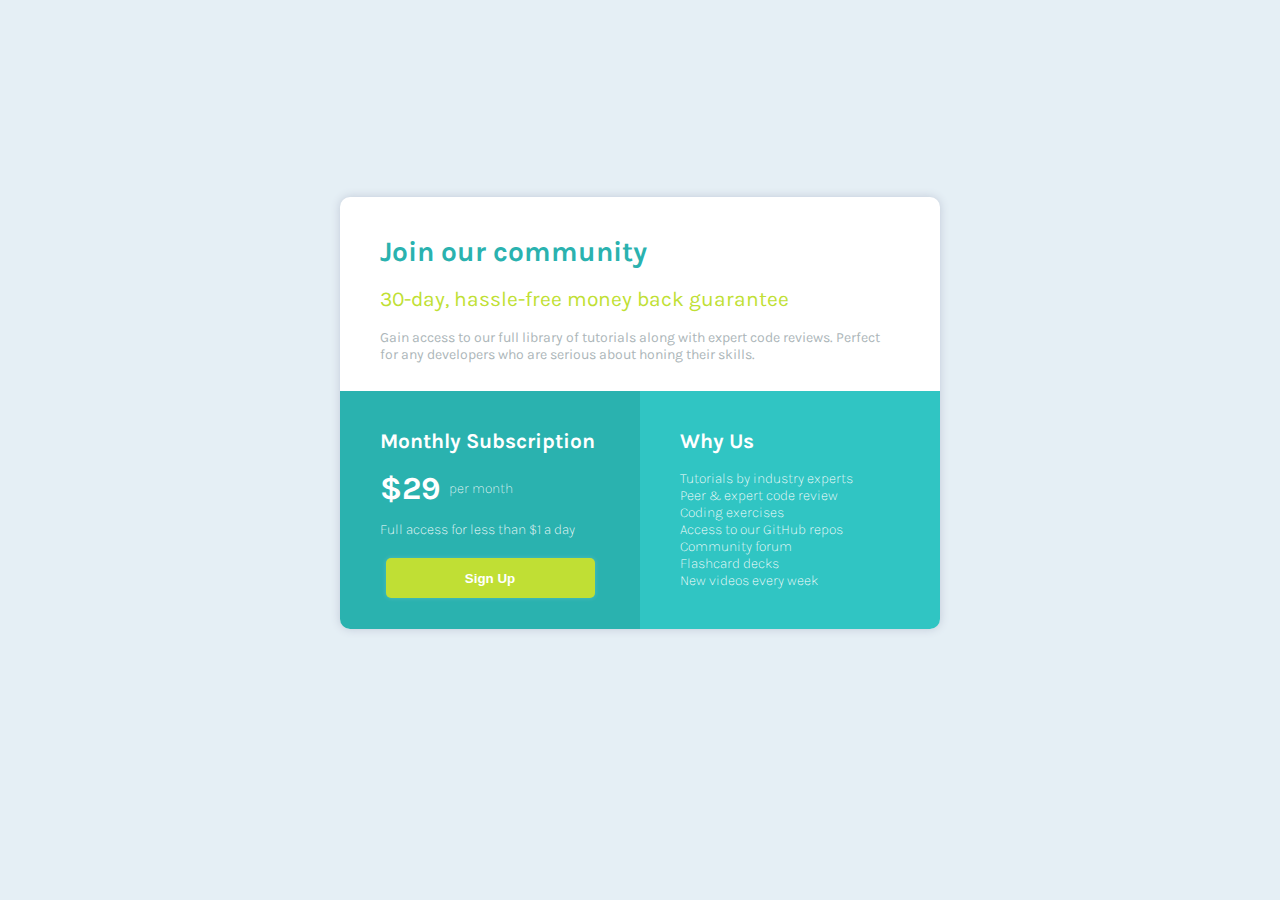
<file: single-price-grid-component/index.html>
<!DOCTYPE html>
<html lang="en">
    <head>
        <meta charset="UTF-8" />
        <meta name="viewport" content="width=device-width, initial-scale=1.0" />
        <!-- displays site properly based on user's device -->

        <link
            rel="icon"
            type="image/png"
            sizes="32x32"
            href="./images/favicon-32x32.png"
        />

        <title>Frontend Mentor | Single Price Grid Component</title>

        <!-- Feel free to remove these styles or customise in your own stylesheet 👍 -->
        <style>
            .attribution {
                font-size: 11px;
                text-align: center;
            }
            .attribution a {
                color: hsl(228, 45%, 44%);
            }
        </style>
        <link rel="preconnect" href="https://fonts.googleapis.com" />
        <link rel="preconnect" href="https://fonts.gstatic.com" crossorigin />
        <link
            href="https://fonts.googleapis.com/css2?family=Karla:wght@200;400;700&display=swap"
            rel="stylesheet"
        />
        <link rel="stylesheet" href="style.css" />
    </head>
    <body>
        <main class="shadow">
            <div class="row1 grid">
                <h1>Join our community</h1>
                <h2>30-day, hassle-free money back guarantee</h2>
                Gain access to our full library of tutorials along with expert
                code reviews. Perfect for any developers who are serious about
                honing their skills.
            </div>
            <div class="row2 col1 grid">
                <h2>Monthly Subscription</h2>
                <div class="pricetag">
                    <span class="price">&dollar;29 </span>
                    <span class="pm">per month</span>
                </div>
                <p>Full access for less than &dollar;1 a day</p>
                <button class="shadow">Sign Up</button>
            </div>
            <div class="row2 col2 grid">
                <h2>Why Us</h2>
                <p>
                    Tutorials by industry experts<br />
                    Peer &amp; expert code review<br />
                    Coding exercises<br />
                    Access to our GitHub repos<br />
                    Community forum<br />
                    Flashcard decks<br />
                    New videos every week
                </p>
            </div>
        </main>
        <!-- <footer>
            <p class="attribution">
                Challenge by
                <a
                    href="https://www.frontendmentor.io?ref=challenge"
                    target="_blank"
                    >Frontend Mentor</a
                >. Coded by <a href="#">chuan</a>.
            </p>
        </footer> -->
    </body>
</html>
</file>
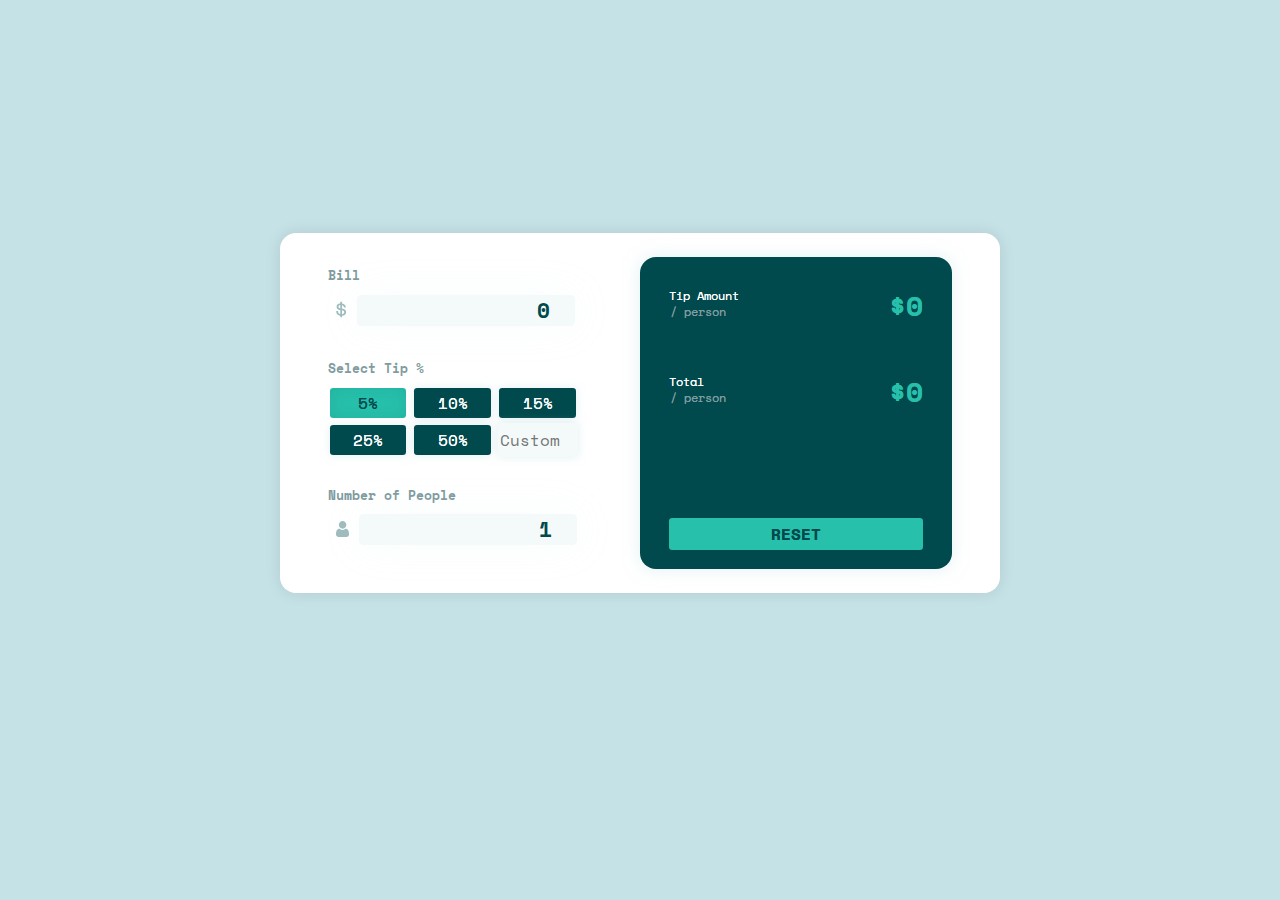
<file: tip-calculator-app/index.html>
<!DOCTYPE html>
<html lang="en">
    <head>
        <meta charset="UTF-8" />
        <meta name="viewport" content="width=device-width, initial-scale=1.0" />
        <!-- displays site properly based on user's device -->

        <link
            rel="icon"
            type="image/png"
            sizes="32x32"
            href="./images/favicon-32x32.png"
        />

        <title>Frontend Mentor | Tip calculator app</title>

        <!-- Feel free to remove these styles or customise in your own stylesheet 👍 -->
        <style>
            .attribution {
                font-size: 11px;
                text-align: center;
            }
            .attribution a {
                color: hsl(228, 45%, 44%);
            }
        </style>
        <link rel="preconnect" href="https://fonts.googleapis.com" />
        <link rel="preconnect" href="https://fonts.gstatic.com" crossorigin />
        <link
            href="https://fonts.googleapis.com/css2?family=Space+Mono:wght@400;700&display=swap"
            rel="stylesheet"
        />
        <link rel="stylesheet" href="style.css" />
    </head>
    <body>
        <main>
            <div class="calc">
                <div class="bill">
                    <h1>Bill</h1>
                    <embed src="./images/icon-dollar.svg" type="" />
                    <input type="number" class="billInput" min="0" value="0" />
                </div>
                <div class="ratio">
                    <h1>Select Tip %</h1>
                    <div class="btns">
                        <button class="btn activated">5%</button>
                        <button class="btn">10%</button>
                        <button class="btn">15%</button>
                        <button class="btn">25%</button>
                        <button class="btn">50%</button>
                        <input
                            type="number"
                            placeholder="Custom"
                            class="customRatio"
                            min="0"
                            max="100"
                        />
                    </div>
                </div>
                <div class="ppl">
                    <h1>Number of People</h1>
                    <embed src="./images/icon-person.svg" type="" />
                    <input type="number" class="pplInput" min="1" value="1" />
                </div>
            </div>
            <div class="result">
                <div class="display">
                    <h1>Tip Amount</h1>
                    <h2>/ person</h2>
                    <p class="tipperperson">$0</p>
                </div>
                <div class="display">
                    <h1>Total</h1>
                    <h2>/ person</h2>
                    <p class="totalperperson">$0</p>
                </div>
                <button class="reset">RESET</button>
            </div>
        </main>
        <!-- <div class="attribution">
            Challenge by
            <a
                href="https://www.frontendmentor.io?ref=challenge"
                target="_blank"
                >Frontend Mentor</a
            >. Coded by <a href="#">Your Name Here</a>.
        </div> -->
        <script src="script.js" async defer></script>
    </body>
</html>
</file>
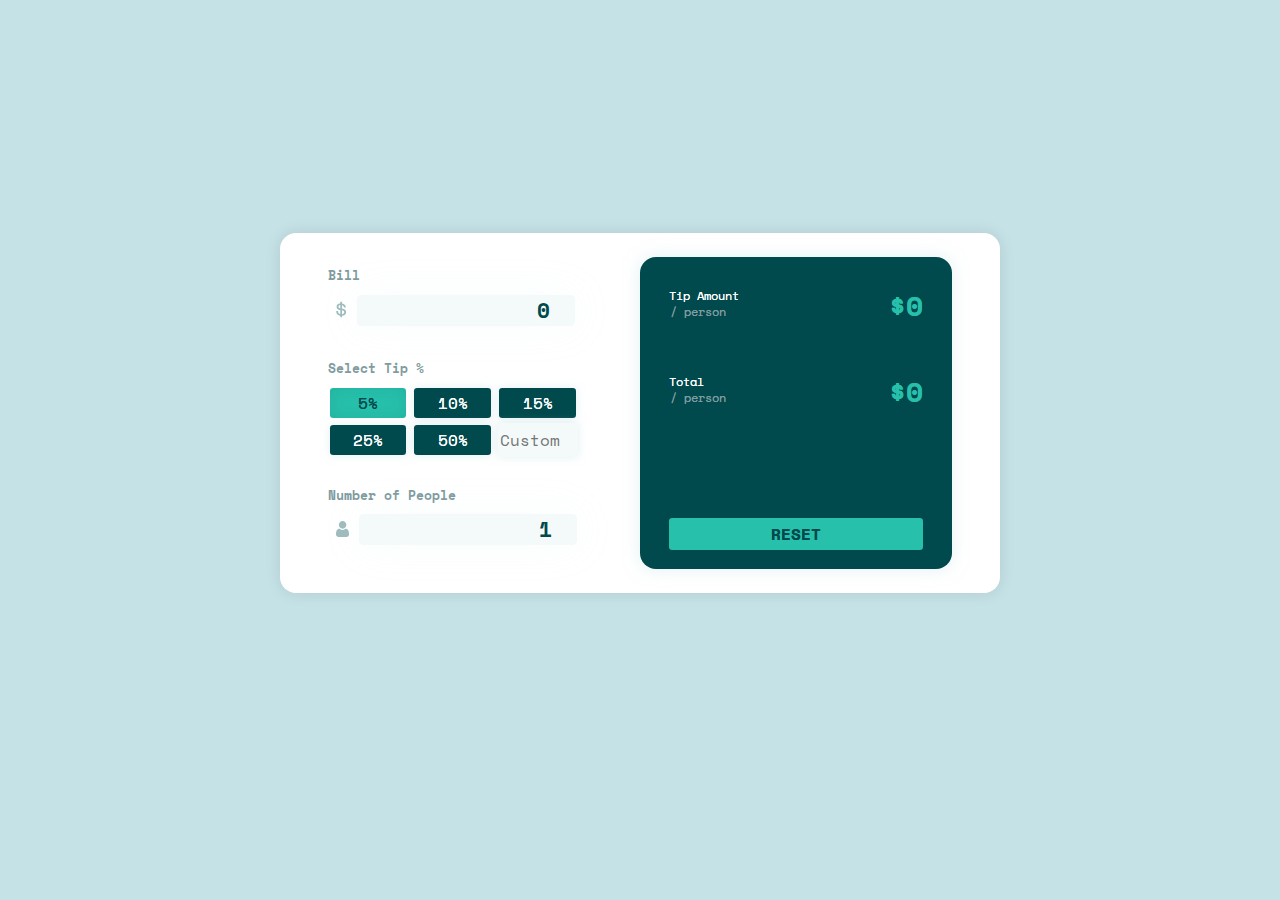
<file: tip-calculator-app/index-inputbox.html>
<!DOCTYPE html>
<html lang="en">
    <head>
        <meta charset="UTF-8" />
        <meta name="viewport" content="width=device-width, initial-scale=1.0" />
        <!-- displays site properly based on user's device -->

        <link
            rel="icon"
            type="image/png"
            sizes="32x32"
            href="./images/favicon-32x32.png"
        />

        <title>Frontend Mentor | Tip calculator app</title>

        <!-- Feel free to remove these styles or customise in your own stylesheet 👍 -->
        <style>
            .attribution {
                font-size: 11px;
                text-align: center;
            }
            .attribution a {
                color: hsl(228, 45%, 44%);
            }
        </style>
        <link rel="preconnect" href="https://fonts.googleapis.com" />
        <link rel="preconnect" href="https://fonts.gstatic.com" crossorigin />
        <link
            href="https://fonts.googleapis.com/css2?family=Space+Mono:wght@400;700&display=swap"
            rel="stylesheet"
        />
        <link rel="stylesheet" href="style.css" />
    </head>
    <body>
        <main>
            <div class="calc">
                <div class="bill">
                    <h1>Bill</h1>
                    <div class="inputbox">
                        <embed src="./images/icon-dollar.svg" type="" />
                        <input
                            type="number"
                            class="billInput"
                            min="0"
                            value="0"
                        />
                    </div>
                </div>
                <div class="ratio">
                    <h1>Select Tip %</h1>
                    <div class="btns">
                        <button class="btn activated">5%</button>
                        <button class="btn">10%</button>
                        <button class="btn">15%</button>
                        <button class="btn">25%</button>
                        <button class="btn">50%</button>
                        <input
                            type="number"
                            placeholder="Custom"
                            class="customRatio"
                            min="0"
                            max="100"
                        />
                    </div>
                </div>
                <div class="ppl">
                    <h1>Number of People</h1>
                    <div class="inputbox">
                        <embed src="./images/icon-person.svg" type="" />
                        <input
                            type="number"
                            class="pplInput"
                            min="1"
                            value="1"
                        />
                    </div>
                </div>
            </div>
            <div class="result">
                <div class="display">
                    <h1>Tip Amount</h1>
                    <h2>/ person</h2>
                    <p class="tipperperson">$0</p>
                </div>
                <div class="display">
                    <h1>Total</h1>
                    <h2>/ person</h2>
                    <p class="totalperperson">$0</p>
                </div>
                <button class="reset">RESET</button>
            </div>
        </main>
        <!-- <div class="attribution">
            Challenge by
            <a
                href="https://www.frontendmentor.io?ref=challenge"
                target="_blank"
                >Frontend Mentor</a
            >. Coded by <a href="#">Your Name Here</a>.
        </div> -->
        <script src="script.js" async defer></script>
    </body>
</html>
</file>
<file: single-price-grid-component/style.css>
html {
    box-sizing: border-box;
    font-family: "Karla", sans-serif;
}

body {
    display: flex;
    align-items: center;
    justify-content: center;
    height: 90vh;
    background-color: hsl(204, 43%, 93%);
    font-size: 14px;
    font-weight: 400;
}

main {
    background-color: white;
    border-radius: 10px;
    width: 600px;
    height: auto;
    /* display grid */
    display: grid;
    grid-template-columns: 50% 50%;
    grid-template-rows: 45% 55%;
}

/* grid */

.grid.row1 {
    grid-column: 1/3;
    padding-bottom: auto;
}

.row2.col1 {
    background-color: hsl(179, 62%, 43%);
    color: white;
    border-bottom-left-radius: 10px;
}
.row2.col2 {
    background-color: hsl(179, 61%, 48%);
    color: white;
    border-bottom-right-radius: 10px;
}

.grid {
    padding: 20px 40px;
    height: auto;
}

button {
    display: block;
    text-align: center;
    border-style: hidden;
    width: 95%;
    height: 40px;
    background-color: hsl(71, 73%, 54%);
    margin: 20px auto;
    color: white;
    font-weight: 700;
    border-radius: 5px;
    cursor: pointer;
}

/* font */
.row1 h1 {
    color: hsl(179, 62%, 43%);
}
.row1 h2 {
    color: hsl(71, 73%, 54%);
}
.row1 {
    color: hsl(195, 8%, 70%);
}
.price {
    font-weight: 700;
    font-size: 32px;
}

.row2 h1 {
    color: hsl(0, 0%, 100%);
}

.row1 h2 {
    font-weight: 400;
}

.row2 p {
    color: hsl(0, 0%, 100%);
    font-weight: 200;
}

.pricetag {
    display: flex;
    align-items: center;
    justify-content: flex-start;
}
.pricetag .pm {
    margin: 8px;
    font-weight: 200;
    color: rgba(255, 255, 255, 0.9);
}
/* shadow */
.shadow {
    box-shadow: 0px 0px 10px 0px hsl(218, 22%, 80%);
}

button.shadow {
    box-shadow: 0px 0px 5px 0px hsla(203, 44%, 93%, 20%);
}

@media all and (max-width: 650px) {
    body {
        display: flex;
        align-items: center;
        justify-content: center;
        flex-direction: column;
        background-color: hsl(204, 43%, 93%);
        font-size: 14px;
        font-weight: 400;
    }
    main {
        margin: 30px auto;
        width: 350px;
        height: auto;
        display: grid;
        grid-template-columns: 100%;
        grid-template-rows: 1fr 1fr 0.9fr;
    }
    .grid.row1 {
        grid-column: 1/2;
        padding-bottom: 40px;
    }
    .grid {
        padding: 10px 25px;
        height: auto;
    }
    .row2.col1 {
        border-bottom-left-radius: 0px;
    }
    .row2.col2 {
        border-bottom-left-radius: 10px;
        border-bottom-right-radius: 10px;
    }
}
</file>
<file: tip-calculator-app/style.css>
* {
    box-sizing: border-box;
}

body {
    background-color: hsl(189, 41%, 84%);
    height: 90vh;
    display: flex;
    align-items: center;
    justify-content: center;
    font-family: "Space Mono", monospace;
}

main {
    background-color: white;
    display: grid;
    grid-template-columns: 1fr 1fr;
    padding: 1.5em 3em;
    border-radius: 1em;
    width: 720px;
    height: 360px;
    box-shadow: 0 0 1em hsla(185, 100%, 5%, 0.1);
}

button {
    border-style: hidden;
    font-family: "Space Mono", monospace;
    cursor: pointer;
    text-shadow: 0px 0px 0.02em;
}
embed {
    position: relative;
    width: calc(10%-0.5em);
    margin-top: 0.5em;
    margin-left: 0.5em;
}
/* left side */

.calc {
    display: grid;
    user-select: none;
}

input {
    -moz-appearance: textfield;
    background-color: hsl(185, 41%, 97%);
    border-style: none;
    padding: 0%;
    border-radius: 0.2em;
    outline-style: none;
    font-family: "Space Mono", monospace;
    color: hsl(183, 100%, 15%);
}

input:focus {
    outline: solid 2px #73a6ff;
}

.calc * h1 {
    user-select: none;
    font-size: 0.8em;
    font-weight: 700;
    color: hsl(184, 14%, 56%);
}

.billInput,
.pplInput {
    font-size: 1.3em;
    font-weight: 700;
    width: 70%;
    font: hsl(183, 100%, 15%);
    text-align: end;
    padding-right: 0.5em;
    box-shadow: 0 0 2em hsl(189, 41%, 84%, 0.1);
}

.btns {
    display: grid;
    grid-template-columns: repeat(3, 1fr);
    grid-template-rows: repeat(2, 1fr);
    gap: 5% 2%;
    width: 80%;
    text-align: center;
}

.btns > * {
    font-size: 1em;
    font-weight: 500;
    box-shadow: 0 0 0.5em hsl(189, 41%, 84%, 0.5);
}

.btns > button {
    background-color: hsl(183, 100%, 15%);
    color: white;
    padding: 4%;
    margin: 2%;
    border-radius: 0.2em;
}

.btns > button.activated {
    background-color: hsl(172, 67%, 45%);
    color: hsl(183, 100%, 15%);
    box-shadow: inset 0 0 1em hsl(183, 100%, 15%, 0.1);
}

.customRatio {
    text-align: center;
    width: 100%;
}
.customRatio.activated {
    background-color: hsl(172, 67%, 45%);
}
.customRatio:focus {
    background-color: hsl(185, 41%, 97%);
}

.error {
    outline: solid 2px #ff4b4b;
}

.customRatio.error {
    background-color: hsl(185, 41%, 97%);
}

/* right side */

.result {
    display: grid;
    align-items: start;
    background-color: hsl(183, 100%, 15%);
    padding: 2em 1.8em;
    padding-bottom: 1.2em;
    border-radius: 1em;
    box-shadow: 0 0 1em hsla(189, 41%, 84%, 0.5);
    text-shadow: 0px 0px 0.02em;
}

.display {
    display: grid;
    grid-template-columns: repeat(2, 1fr);
    grid-template-rows: repeat(2, 1fr);
    text-align: left;
    height: 2em;
}

.display > h1 {
    user-select: none;
    display: flex;
    align-items: center;
    color: white;
    grid-area: 1/1/1/1;
    font-size: 0.75rem;
    font-weight: 500;
    padding: 0%;
    margin: 0%;
    height: 1em;
}

.display > h2 {
    user-select: none;
    display: flex;
    align-items: center;
    color: hsl(184, 14%, 56%);
    grid-area: 2/1/2/1;
    font-size: 0.75rem;
    font-weight: 500;
    padding: 0.1em;
    margin: 0%;
    height: 1em;
}

.display > p {
    display: flex;
    align-items: center;
    justify-content: end;
    color: hsl(172, 67%, 45%);
    grid-area: 1/2/3/2;
    text-align: right;
    font-size: 1.75rem;
    font-weight: 700;
    padding: 0%;
    margin: 0%;
}

.result > button {
    align-self: end;
    background-color: hsl(172, 67%, 45%);
    color: hsl(183, 100%, 15%);
    font-weight: 700;
    font-size: 1rem;
    border-radius: 0.2rem;
    height: 2rem;
}

.activated {
    background-color: lightblue;
}

button:hover {
    background-color: hsl(185, 41%, 84%);
    color: hsl(183, 100%, 15%);
}

@media all and (max-width: 720px) {
    body {
        height: auto;
    }
    main {
        width: 350px;
        height: auto;
        padding: 0em 2em;
        grid-template-columns: 1fr;
        grid-template-rows: 1fr 1fr;
    }
    .btns {
        grid-template-columns: repeat(2, 1fr);
        grid-template-rows: repeat(3, 1fr);
    }
    .billInput,
    .pplInput {
        width: 85%;
    }
    .btns {
        width: 100%;
    }
    .calc {
        margin: 1em auto;
    }
    .calc > div {
        padding-bottom: 1em;
    }
    .result {
        height: 75%;
    }
}
</file>
